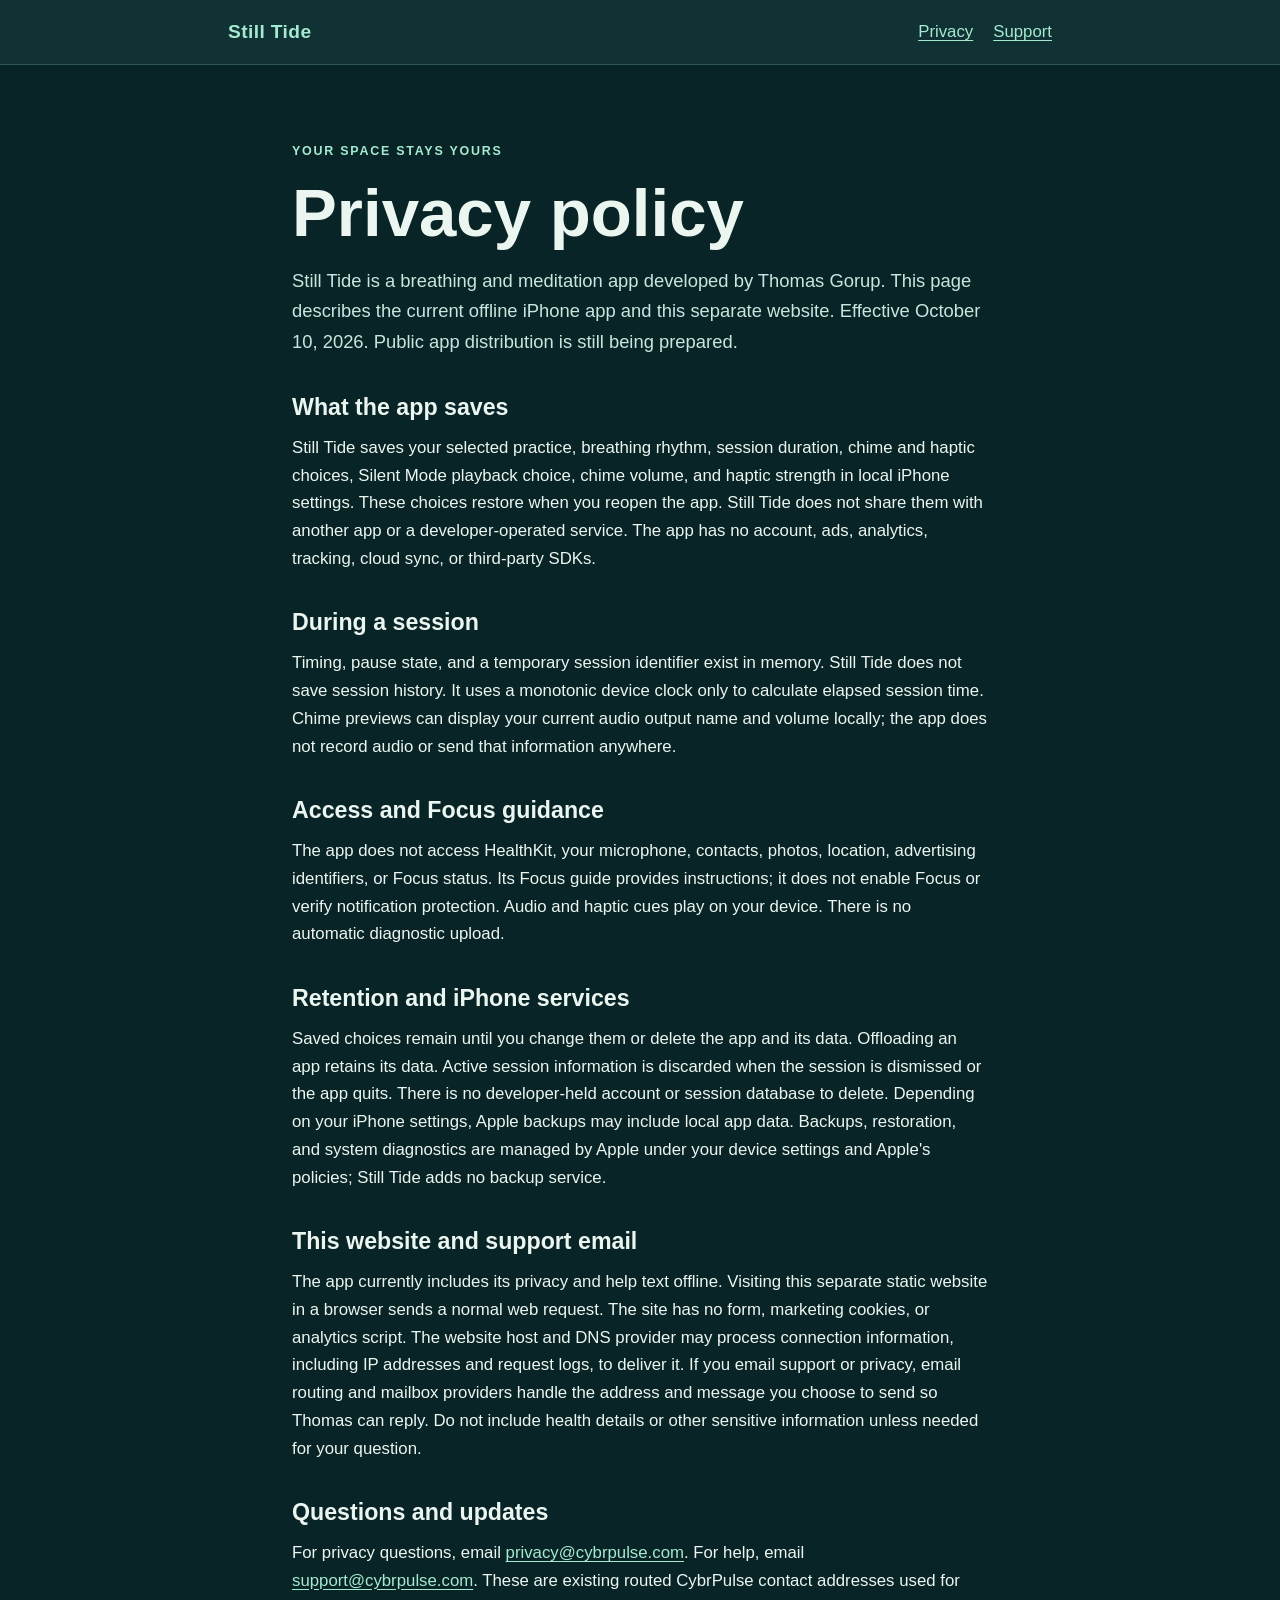
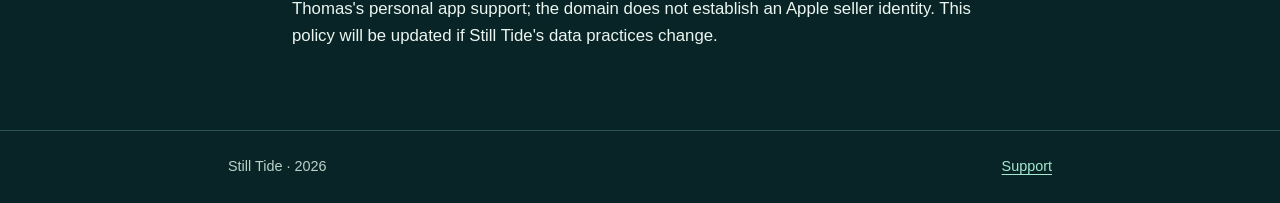
<file: index.html>
<!doctype html>
<html lang="en">
<head>
  <meta charset="utf-8">
  <meta name="viewport" content="width=device-width, initial-scale=1">
  <meta name="theme-color" content="#092426">
  <meta name="description" content="How the Still Tide iPhone app handles your choices, sessions, website visits, and support messages.">
  <link rel="stylesheet" href="styles.css">
  <title>Privacy Policy · Still Tide</title>
</head>
<body>
  <a class="skip-link" href="#main">Skip to content</a>
  <header><div class="header-inner">
    <a class="brand" href="./">Still Tide</a>
    <nav aria-label="Main navigation"><a href="./" aria-current="page">Privacy</a><a href="support.html">Support</a></nav>
  </div></header>
  <main id="main">
    <p class="eyebrow">Your space stays yours</p>
    <h1>Privacy policy</h1>
    <p class="intro">Still Tide is a breathing and meditation app developed by Thomas Gorup. This page describes the current offline iPhone app and this separate website. Effective October 10, 2026. Public app distribution is still being prepared.</p>

    <h2>What the app saves</h2>
    <p>Still Tide saves your selected practice, breathing rhythm, session duration, chime and haptic choices, Silent Mode playback choice, chime volume, and haptic strength in local iPhone settings. These choices restore when you reopen the app. Still Tide does not share them with another app or a developer-operated service. The app has no account, ads, analytics, tracking, cloud sync, or third-party SDKs.</p>

    <h2>During a session</h2>
    <p>Timing, pause state, and a temporary session identifier exist in memory. Still Tide does not save session history. It uses a monotonic device clock only to calculate elapsed session time. Chime previews can display your current audio output name and volume locally; the app does not record audio or send that information anywhere.</p>

    <h2>Access and Focus guidance</h2>
    <p>The app does not access HealthKit, your microphone, contacts, photos, location, advertising identifiers, or Focus status. Its Focus guide provides instructions; it does not enable Focus or verify notification protection. Audio and haptic cues play on your device. There is no automatic diagnostic upload.</p>

    <h2>Retention and iPhone services</h2>
    <p>Saved choices remain until you change them or delete the app and its data. Offloading an app retains its data. Active session information is discarded when the session is dismissed or the app quits. There is no developer-held account or session database to delete. Depending on your iPhone settings, Apple backups may include local app data. Backups, restoration, and system diagnostics are managed by Apple under your device settings and Apple's policies; Still Tide adds no backup service.</p>

    <h2>This website and support email</h2>
    <p>The app currently includes its privacy and help text offline. Visiting this separate static website in a browser sends a normal web request. The site has no form, marketing cookies, or analytics script. The website host and DNS provider may process connection information, including IP addresses and request logs, to deliver it. If you email support or privacy, email routing and mailbox providers handle the address and message you choose to send so Thomas can reply. Do not include health details or other sensitive information unless needed for your question.</p>

    <h2>Questions and updates</h2>
    <p>For privacy questions, email <a href="mailto:privacy@cybrpulse.com?subject=Still%20Tide%20privacy">privacy@cybrpulse.com</a>. For help, email <a href="mailto:support@cybrpulse.com?subject=Still%20Tide%20support">support@cybrpulse.com</a>. These are existing routed CybrPulse contact addresses used for Thomas's personal app support; the domain does not establish an Apple seller identity. This policy will be updated if Still Tide's data practices change.</p>
  </main>
  <footer><div class="footer-inner"><span>Still Tide · 2026</span><span><a href="support.html">Support</a></span></div></footer>
</body>
</html>
</file>
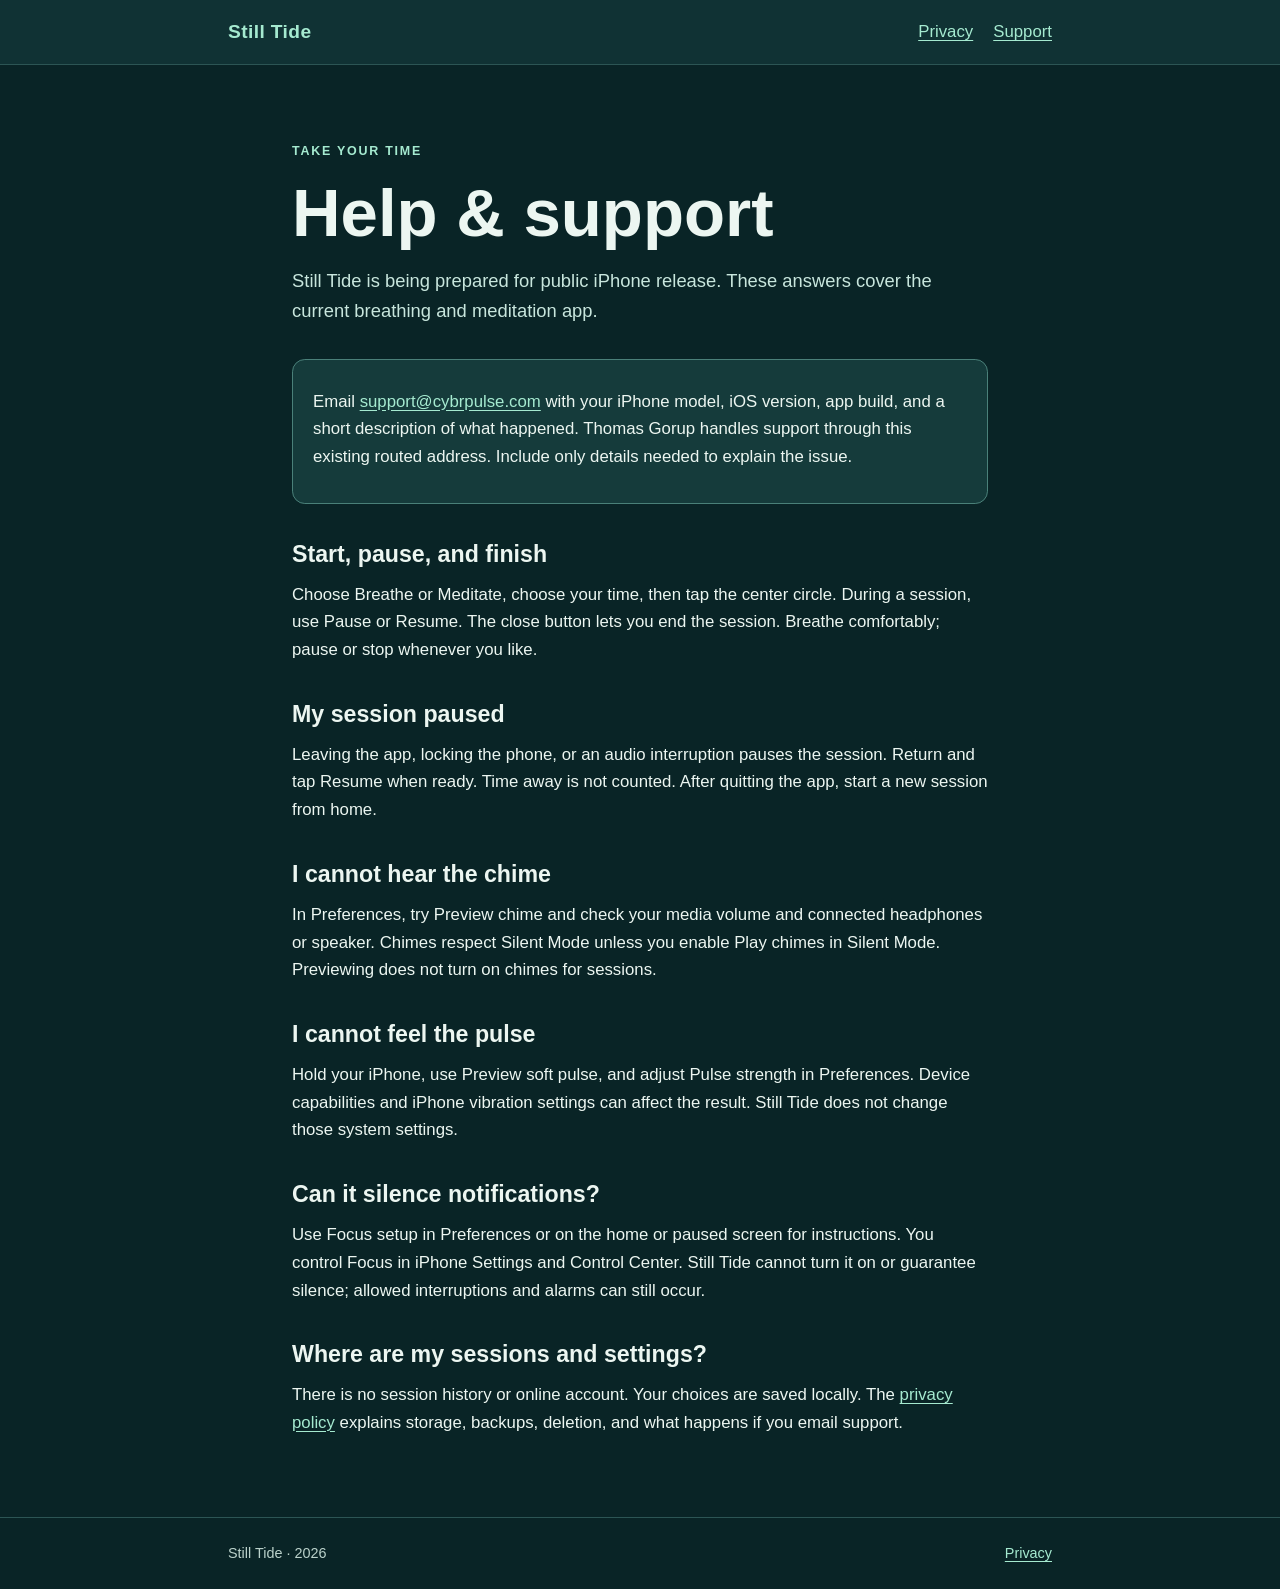
<file: support.html>
<!doctype html>
<html lang="en">
<head>
  <meta charset="utf-8">
  <meta name="viewport" content="width=device-width, initial-scale=1">
  <meta name="theme-color" content="#092426">
  <meta name="description" content="Still Tide breathing, meditation, chime, haptic, Focus, and data help.">
  <link rel="stylesheet" href="styles.css">
  <title>Support · Still Tide</title>
</head>
<body>
  <a class="skip-link" href="#main">Skip to content</a>
  <header><div class="header-inner">
    <a class="brand" href="./">Still Tide</a>
    <nav aria-label="Main navigation"><a href="./">Privacy</a><a href="support.html" aria-current="page">Support</a></nav>
  </div></header>
  <main id="main">
    <p class="eyebrow">Take your time</p>
    <h1>Help &amp; support</h1>
    <p class="intro">Still Tide is being prepared for public iPhone release. These answers cover the current breathing and meditation app.</p>
    <div class="callout"><p>Email <a href="mailto:support@cybrpulse.com?subject=Still%20Tide%20support">support@cybrpulse.com</a> with your iPhone model, iOS version, app build, and a short description of what happened. Thomas Gorup handles support through this existing routed address. Include only details needed to explain the issue.</p></div>

    <h2>Start, pause, and finish</h2>
    <p>Choose Breathe or Meditate, choose your time, then tap the center circle. During a session, use Pause or Resume. The close button lets you end the session. Breathe comfortably; pause or stop whenever you like.</p>

    <h2>My session paused</h2>
    <p>Leaving the app, locking the phone, or an audio interruption pauses the session. Return and tap Resume when ready. Time away is not counted. After quitting the app, start a new session from home.</p>

    <h2>I cannot hear the chime</h2>
    <p>In Preferences, try Preview chime and check your media volume and connected headphones or speaker. Chimes respect Silent Mode unless you enable Play chimes in Silent Mode. Previewing does not turn on chimes for sessions.</p>

    <h2>I cannot feel the pulse</h2>
    <p>Hold your iPhone, use Preview soft pulse, and adjust Pulse strength in Preferences. Device capabilities and iPhone vibration settings can affect the result. Still Tide does not change those system settings.</p>

    <h2>Can it silence notifications?</h2>
    <p>Use Focus setup in Preferences or on the home or paused screen for instructions. You control Focus in iPhone Settings and Control Center. Still Tide cannot turn it on or guarantee silence; allowed interruptions and alarms can still occur.</p>

    <h2>Where are my sessions and settings?</h2>
    <p>There is no session history or online account. Your choices are saved locally. The <a href="./">privacy policy</a> explains storage, backups, deletion, and what happens if you email support.</p>
  </main>
  <footer><div class="footer-inner"><span>Still Tide · 2026</span><span><a href="./">Privacy</a></span></div></footer>
</body>
</html>
</file>
<file: styles.css>
:root {
  color-scheme: dark;
  font-family: -apple-system, BlinkMacSystemFont, "Segoe UI", sans-serif;
  background: #092426;
  color: #ecf6f1;
}
* { box-sizing: border-box; }
body { margin: 0; min-height: 100vh; line-height: 1.65; font-size: 1.05rem; }
a { color: #a5ead0; text-underline-offset: .2em; }
a:hover { color: #d0f6e8; }
a:focus-visible { outline: 3px solid #a5ead0; outline-offset: 4px; border-radius: 2px; }
.skip-link { position: absolute; left: -9999px; top: 1rem; z-index: 1; background: #ecf6f1; color: #092426; padding: .5rem 1rem; }
.skip-link:focus { left: 1rem; }
header { border-bottom: 1px solid #2c5554; background: #103234; }
.header-inner { max-width: 54rem; margin: auto; padding: 1rem 1.25rem; display: flex; gap: 1.5rem; align-items: center; justify-content: space-between; flex-wrap: wrap; }
.brand { font-weight: 750; font-size: 1.2rem; letter-spacing: .02em; text-decoration: none; }
nav { display: flex; gap: 1.25rem; flex-wrap: wrap; }
main { max-width: 46rem; margin: auto; padding: clamp(2rem, 6vw, 4rem) 1.25rem; }
.eyebrow { color: #a5ead0; text-transform: uppercase; letter-spacing: .14em; font-size: .78rem; font-weight: 700; }
h1 { font-size: clamp(2.5rem, 9vw, 4.2rem); line-height: 1.08; margin: .5rem 0 1rem; }
h2 { font-size: 1.45rem; line-height: 1.25; margin: 2.25rem 0 .5rem; }
p { margin: .75rem 0 1rem; }
.intro { color: #c8e6dd; font-size: 1.15rem; }
.callout { margin: 2rem 0; border: 1px solid #4a8079; background: #153b3b; padding: 1rem 1.25rem; border-radius: .8rem; }
footer { border-top: 1px solid #2c5554; color: #bbd2cb; font-size: .9rem; }
.footer-inner { max-width: 54rem; margin: auto; padding: 1.5rem 1.25rem; display: flex; gap: 1rem; justify-content: space-between; flex-wrap: wrap; }
@media (max-width: 35rem) {
  .header-inner { align-items: flex-start; flex-direction: column; gap: .4rem; }
  nav { gap: 1rem; }
}
</file>
